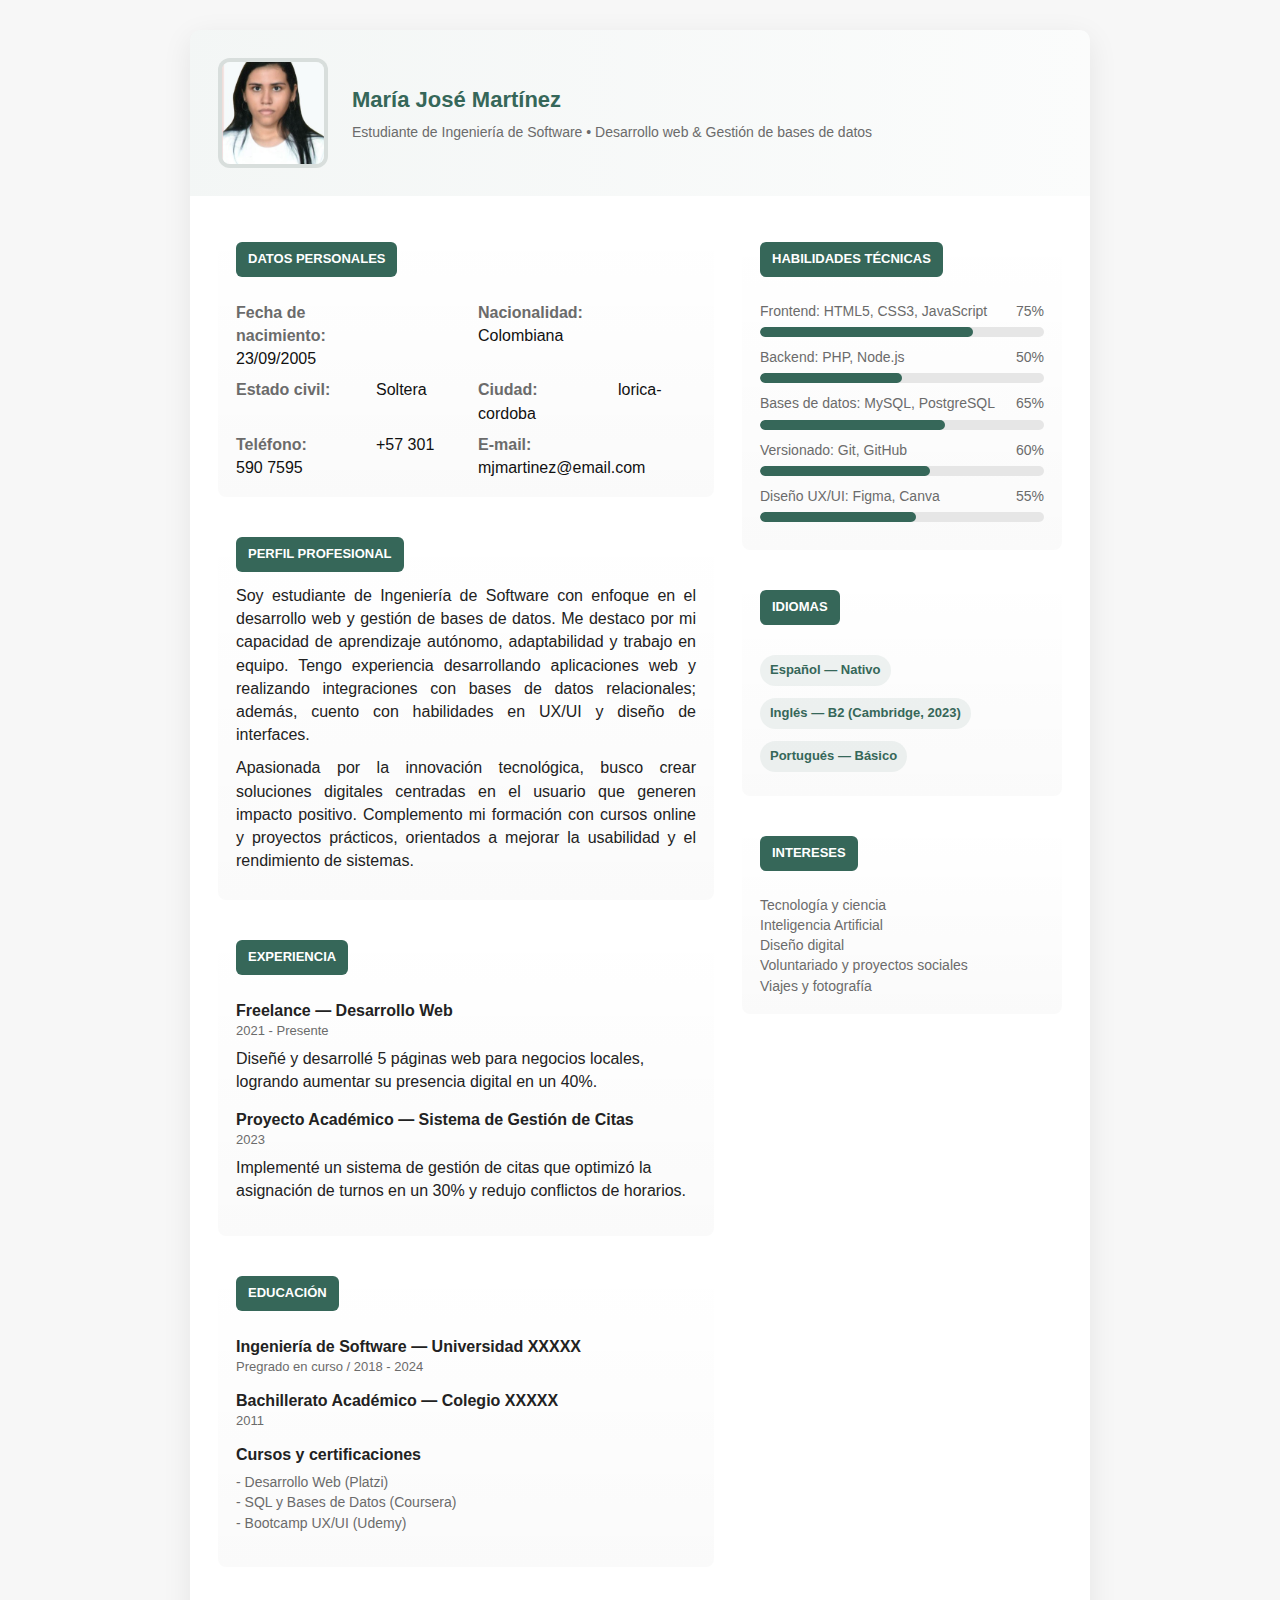
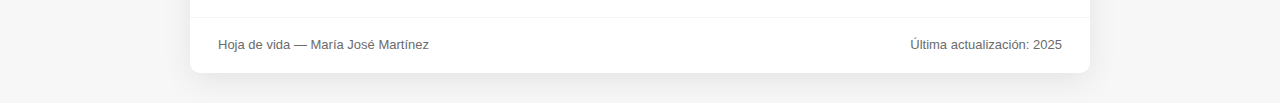
<file: index.html>
<!doctype html>
<html lang="es">
<head>
  <meta charset="utf-8" />
  <meta name="viewport" content="width=device-width,initial-scale=1" />
  <title>Hoja de Vida - María José Martínez</title>
  <style>
    :root{
      --primary: #366759;
      --muted: #6b6b6b;
      --bg: #f7f7f7;
      --card: #ffffff;
      --radius: 10px;
      font-family: "Inter", "Segoe UI", Roboto, Arial, sans-serif;
    }

    *{box-sizing: border-box}
    body{
      margin:0;
      background:var(--bg);
      color:#222;
      padding:30px;
      display:flex;
      justify-content:center;
      font-size:16px;
      line-height:1.45;
    }

    .container{
      width:100%;
      max-width:900px;
      background:var(--card);
      border-radius:var(--radius);
      box-shadow:0 8px 30px rgba(0,0,0,0.08);
      overflow:hidden;
    }

    header{
      display:flex;
      gap:24px;
      align-items:center;
      padding:28px;
      background:linear-gradient(90deg, rgba(54,103,89,0.06), rgba(54,103,89,0.02));
    }

    .profile-pic{
      width:110px;
      height:110px;
      border-radius:12px;
      object-fit:cover;
      border:4px solid rgba(54,103,89,0.12);
      background:#eee;
    }

    .head-info{
      flex:1;
      min-width:0;
    }
    .name{
      margin:0 0 6px 0;
      font-size:22px;
      font-weight:700;
      color:var(--primary);
    }
    .subtitle{
      margin:0;
      color:var(--muted);
      font-size:14px;
    }

    main{
      padding:28px;
      display:grid;
      grid-template-columns: 1fr 320px;
      gap:28px;
    }

    h2.section-title{
      margin:0 0 12px 0;
      font-size:13px;
      color:var(--card);
      display:inline-block;
      padding:8px 12px;
      background:var(--primary);
      border-radius:6px;
      font-weight:700;
    }

    .section{
      margin-bottom:22px;
      padding:18px;
      background:linear-gradient(0deg, rgba(0,0,0,0.02), rgba(0,0,0,0.00));
      border-radius:8px;
    }

    .datos-list{
      display:grid;
      grid-template-columns: 1fr 1fr;
      gap:8px 24px;
    }
    .datos-item strong{ width:140px; color:var(--muted); font-weight:600; display:inline-block;}
    .datos-item span{ color:#111; }

    .perfil p{ margin:0 0 10px 0; text-align:justify; }

    .skill{ margin-bottom:10px; }
    .skill .label{
      display:flex;
      justify-content:space-between;
      font-size:14px;
      color:var(--muted);
      margin-bottom:6px;
    }
    .bar{ width:100%; height:10px; background:#e6e6e6; border-radius:999px; overflow:hidden; }
    .bar > i{ display:block; height:100%; background:var(--primary); border-radius:999px; }

    .pill{
      display:inline-block;
      padding:6px 10px;
      margin:6px 6px 6px 0;
      border-radius:999px;
      background:rgba(54,103,89,0.08);
      color:var(--primary);
      font-weight:600;
      font-size:13px;
    }

    footer{
      padding:18px 28px;
      font-size:13px;
      color:var(--muted);
      border-top:1px solid rgba(0,0,0,0.04);
      display:flex;
      justify-content:space-between;
      flex-wrap:wrap;
    }

    @media (max-width:880px){
      main{ grid-template-columns: 1fr; }
      .datos-list{ grid-template-columns:1fr; }
    }
  </style>
</head>
<body>
  <div class="container">
    <header>
      <!-- Foto -->
      <img src="foto.jpeg" alt="Foto de perfil" class="profile-pic">
      <div class="head-info">
        <h1 class="name">María José Martínez</h1>
        <p class="subtitle">Estudiante de Ingeniería de Software • Desarrollo web & Gestión de bases de datos</p>
      </div>
    </header>

    <main>
      <!-- COLUMNA IZQUIERDA -->
      <div class="left-col">
        <section class="section">
          <h2 class="section-title">DATOS PERSONALES</h2>
          <div class="datos-list" style="margin-top:12px;">
            <div class="datos-item"><strong>Fecha de nacimiento:</strong><span>23/09/2005</span></div>
            <div class="datos-item"><strong>Nacionalidad:</strong><span>Colombiana</span></div>

            <div class="datos-item"><strong>Estado civil:</strong><span>Soltera</span></div>
            <div class="datos-item"><strong>Ciudad:</strong><span>lorica-cordoba</span></div>

            <div class="datos-item"><strong>Teléfono:</strong><span>+57 301 590 7595</span></div>
            <div class="datos-item"><strong>E-mail:</strong><span>mjmartinez@email.com</span></div>
          </div>
        </section>

        <section class="section perfil">
          <h2 class="section-title">PERFIL PROFESIONAL</h2>
          <p>
            Soy estudiante de Ingeniería de Software con enfoque en el desarrollo web y gestión de bases de datos. Me destaco por mi
            capacidad de aprendizaje autónomo, adaptabilidad y trabajo en equipo. Tengo experiencia desarrollando aplicaciones web y
            realizando integraciones con bases de datos relacionales; además, cuento con habilidades en UX/UI y diseño de interfaces.
          </p>
          <p>
            Apasionada por la innovación tecnológica, busco crear soluciones digitales centradas en el usuario que generen impacto positivo.
            Complemento mi formación con cursos online y proyectos prácticos, orientados a mejorar la usabilidad y el rendimiento de sistemas.
          </p>
        </section>

        <section class="section">
          <h2 class="section-title">EXPERIENCIA</h2>
          <ul style="margin-top:12px; list-style:none; padding:0;">
            <li style="margin-bottom:14px;">
              <strong>Freelance — Desarrollo Web</strong>
              <div style="color:var(--muted); font-size:13px;">2021 - Presente</div>
              <div style="margin-top:6px;">Diseñé y desarrollé 5 páginas web para negocios locales, logrando aumentar su presencia digital en un 40%.</div>
            </li>

            <li>
              <strong>Proyecto Académico — Sistema de Gestión de Citas</strong>
              <div style="color:var(--muted); font-size:13px;">2023</div>
              <div style="margin-top:6px;">Implementé un sistema de gestión de citas que optimizó la asignación de turnos en un 30% y redujo conflictos de horarios.</div>
            </li>
          </ul>
        </section>

        <section class="section">
          <h2 class="section-title">EDUCACIÓN</h2>
          <ul style="margin-top:12px; list-style:none; padding:0;">
            <li style="margin-bottom:12px;">
              <div><strong>Ingeniería de Software — Universidad XXXXX</strong></div>
              <div style="color:var(--muted); font-size:13px;">Pregrado en curso / 2018 - 2024</div>
            </li>
            <li style="margin-bottom:12px;">
              <div><strong>Bachillerato Académico — Colegio XXXXX</strong></div>
              <div style="color:var(--muted); font-size:13px;">2011</div>
            </li>
            <li>
              <div><strong>Cursos y certificaciones</strong></div>
              <div style="color:var(--muted); font-size:14px; margin-top:6px;">
                - Desarrollo Web (Platzi)<br>
                - SQL y Bases de Datos (Coursera)<br>
                - Bootcamp UX/UI (Udemy)
              </div>
            </li>
          </ul>
        </section>
      </div>

      <!-- COLUMNA DERECHA -->
      <aside>
        <section class="section">
          <h2 class="section-title">HABILIDADES TÉCNICAS</h2>
          <div style="margin-top:12px;">
            <div class="skill">
              <div class="label"><span>Frontend: HTML5, CSS3, JavaScript</span><span>75%</span></div>
              <div class="bar"><i style="width:75%"></i></div>
            </div>
            <div class="skill">
              <div class="label"><span>Backend: PHP, Node.js</span><span>50%</span></div>
              <div class="bar"><i style="width:50%"></i></div>
            </div>
            <div class="skill">
              <div class="label"><span>Bases de datos: MySQL, PostgreSQL</span><span>65%</span></div>
              <div class="bar"><i style="width:65%"></i></div>
            </div>
            <div class="skill">
              <div class="label"><span>Versionado: Git, GitHub</span><span>60%</span></div>
              <div class="bar"><i style="width:60%"></i></div>
            </div>
            <div class="skill">
              <div class="label"><span>Diseño UX/UI: Figma, Canva</span><span>55%</span></div>
              <div class="bar"><i style="width:55%"></i></div>
            </div>
          </div>
        </section>

        <section class="section">
          <h2 class="section-title">IDIOMAS</h2>
          <div style="margin-top:12px;">
            <span class="pill">Español — Nativo</span>
            <span class="pill">Inglés — B2 (Cambridge, 2023)</span>
            <span class="pill">Portugués — Básico</span>
          </div>
        </section>

        <section class="section">
          <h2 class="section-title">INTERESES</h2>
          <div style="margin-top:12px; color:var(--muted); font-size:14px;">
            Tecnología y ciencia<br>
            Inteligencia Artificial<br>
            Diseño digital<br>
            Voluntariado y proyectos sociales<br>
            Viajes y fotografía
          </div>
        </section>
      </aside>
    </main>

    <footer>
      <div>Hoja de vida — María José Martínez</div>
      <div>Última actualización: 2025</div>
    </footer>
  </div>
</body>
</html>
</file>
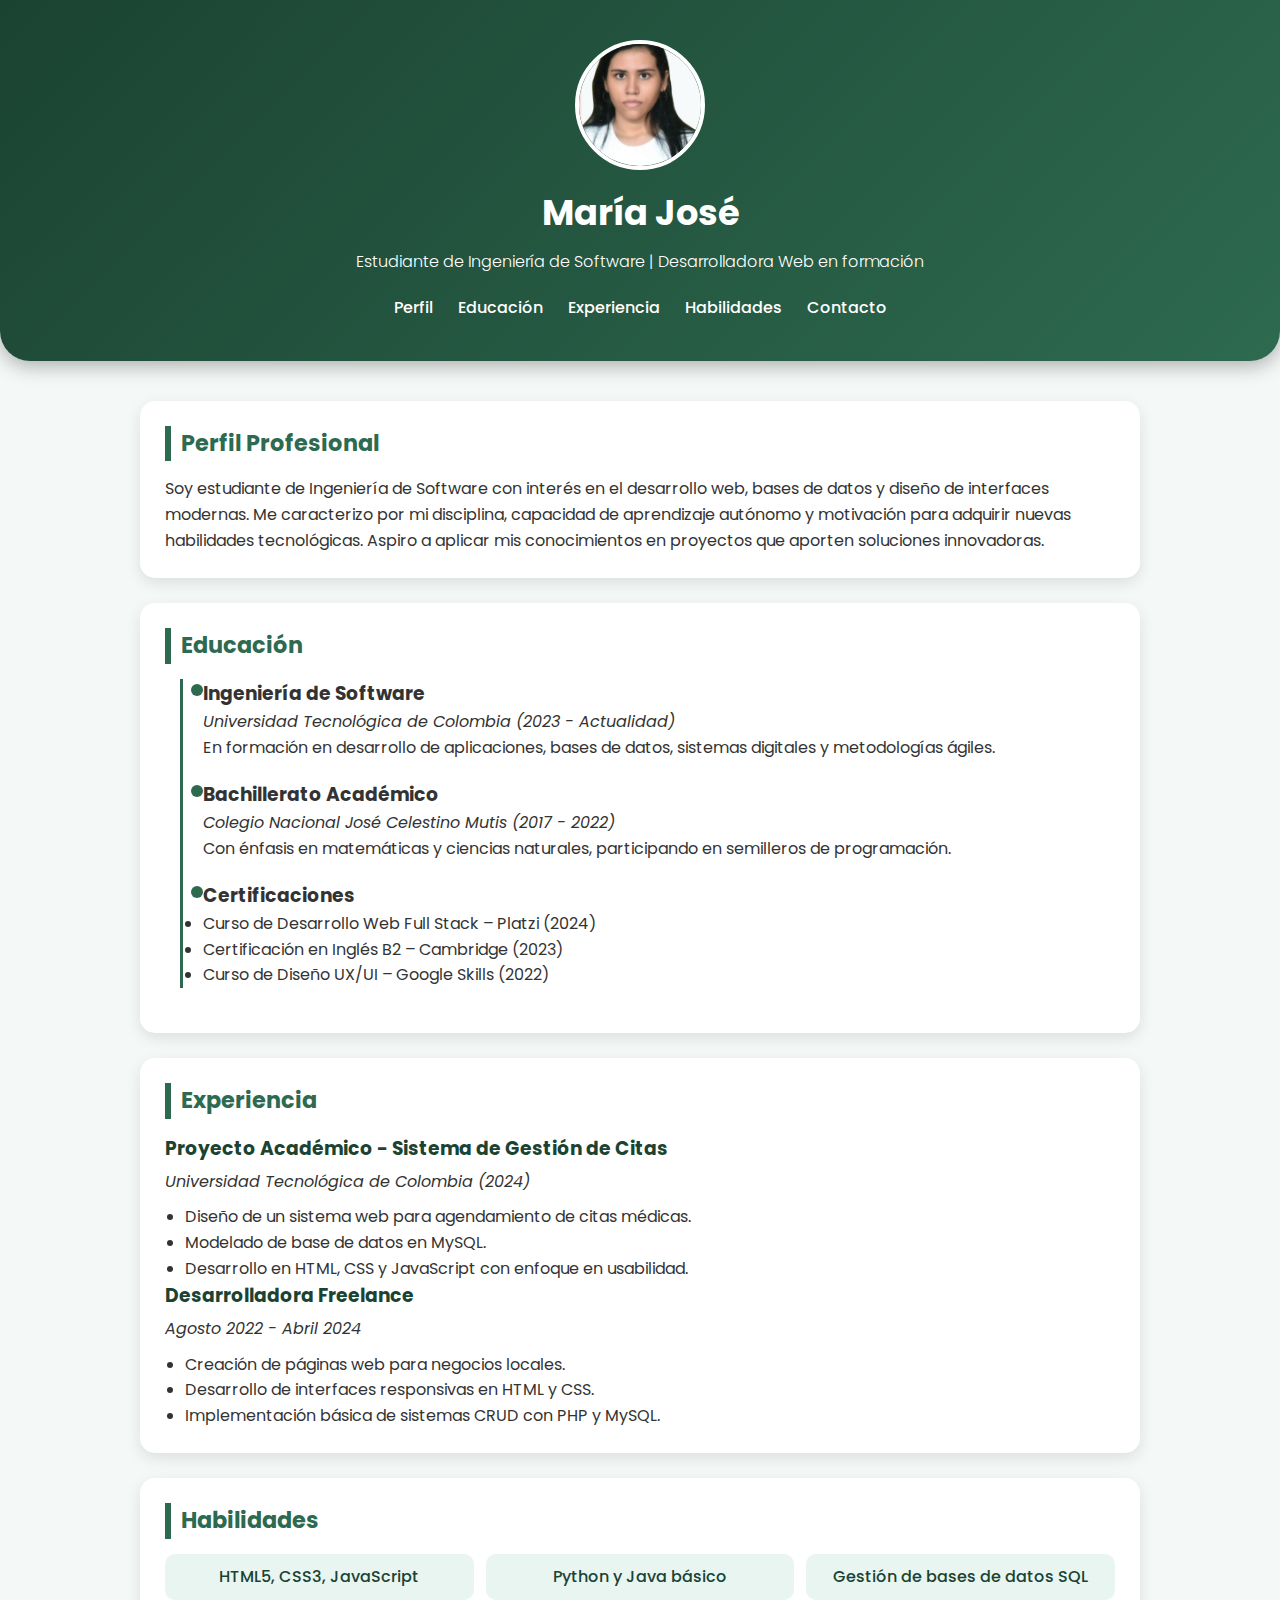
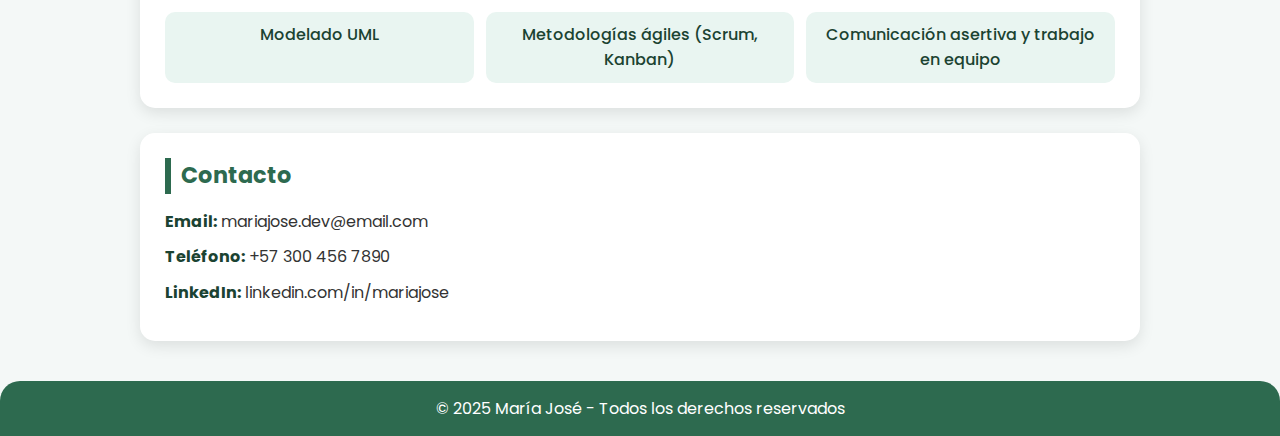
<file: PAGINA WEB/index.html>
<!DOCTYPE html>
<html lang="es">
<head>
  <meta charset="UTF-8">
  <meta name="viewport" content="width=device-width, initial-scale=1.0">
  <title>Hoja de Vida - María José</title>
  <link rel="stylesheet" href="styles.css">
</head>
<body>
  <header>
    <div class="profile-container">
      <img src="foto.jpeg" alt="Foto de perfil" class="profile-pic">
      <h1>María José</h1>
      <p class="subtitle">Estudiante de Ingeniería de Software | Desarrolladora Web en formación</p>
    </div>
    <nav>
      <ul>
        <li><a href="#perfil">Perfil</a></li>
        <li><a href="#educacion">Educación</a></li>
        <li><a href="#experiencia">Experiencia</a></li>
        <li><a href="#habilidades">Habilidades</a></li>
        <li><a href="#contacto">Contacto</a></li>
      </ul>
    </nav>
  </header>

  <main>
    <!-- PERFIL -->
    <section id="perfil" class="card">
      <h2>Perfil Profesional</h2>
      <p>
        Soy estudiante de Ingeniería de Software con interés en el desarrollo web, bases de datos y diseño de interfaces modernas. Me caracterizo por mi disciplina, capacidad de aprendizaje autónomo y motivación para adquirir nuevas habilidades tecnológicas. Aspiro a aplicar mis conocimientos en proyectos que aporten soluciones innovadoras.
      </p>
    </section>

    <!-- EDUCACIÓN -->
    <section id="educacion" class="card">
      <h2>Educación</h2>
      <div class="timeline">
        <div class="timeline-item">
          <h3>Ingeniería de Software</h3>
          <p><em>Universidad Tecnológica de Colombia (2023 - Actualidad)</em></p>
          <p>En formación en desarrollo de aplicaciones, bases de datos, sistemas digitales y metodologías ágiles.</p>
        </div>
        <div class="timeline-item">
          <h3>Bachillerato Académico</h3>
          <p><em>Colegio Nacional José Celestino Mutis (2017 - 2022)</em></p>
          <p>Con énfasis en matemáticas y ciencias naturales, participando en semilleros de programación.</p>
        </div>
        <div class="timeline-item">
          <h3>Certificaciones</h3>
          <ul>
            <li>Curso de Desarrollo Web Full Stack – Platzi (2024)</li>
            <li>Certificación en Inglés B2 – Cambridge (2023)</li>
            <li>Curso de Diseño UX/UI – Google Skills (2022)</li>
          </ul>
        </div>
      </div>
    </section>

    <!-- EXPERIENCIA -->
    <section id="experiencia" class="card">
      <h2>Experiencia</h2>
      <div class="experience-card">
        <h3>Proyecto Académico - Sistema de Gestión de Citas</h3>
        <p><em>Universidad Tecnológica de Colombia (2024)</em></p>
        <ul>
          <li>Diseño de un sistema web para agendamiento de citas médicas.</li>
          <li>Modelado de base de datos en MySQL.</li>
          <li>Desarrollo en HTML, CSS y JavaScript con enfoque en usabilidad.</li>
        </ul>
      </div>
      <div class="experience-card">
        <h3>Desarrolladora Freelance</h3>
        <p><em>Agosto 2022 - Abril 2024</em></p>
        <ul>
          <li>Creación de páginas web para negocios locales.</li>
          <li>Desarrollo de interfaces responsivas en HTML y CSS.</li>
          <li>Implementación básica de sistemas CRUD con PHP y MySQL.</li>
        </ul>
      </div>
    </section>

    <!-- HABILIDADES -->
    <section id="habilidades" class="card">
      <h2>Habilidades</h2>
      <ul class="skills">
        <li>HTML5, CSS3, JavaScript</li>
        <li>Python y Java básico</li>
        <li>Gestión de bases de datos SQL</li>
        <li>Modelado UML</li>
        <li>Metodologías ágiles (Scrum, Kanban)</li>
        <li>Comunicación asertiva y trabajo en equipo</li>
      </ul>
    </section>

    <!-- CONTACTO -->
    <section id="contacto" class="card">
      <h2>Contacto</h2>
      <p><strong>Email:</strong> mariajose.dev@email.com</p>
      <p><strong>Teléfono:</strong> +57 300 456 7890</p>
      <p><strong>LinkedIn:</strong> linkedin.com/in/mariajose</p>
    </section>
  </main>

  <footer>
    <p>© 2025 María José - Todos los derechos reservados</p>
  </footer>
</body>
</html>
</file>
<file: PAGINA WEB/styles.css>
/* Fuente moderna */
@import url('https://fonts.googleapis.com/css2?family=Poppins:wght@300;500;700&display=swap');

* {
  margin: 0;
  padding: 0;
  box-sizing: border-box;
}

body {
  font-family: 'Poppins', sans-serif;
  line-height: 1.6;
  background: #f4f8f7;
  color: #333;
}

/* HEADER */
header {
  background: linear-gradient(135deg, #1b4332, #2d6a4f);
  color: #fff;
  text-align: center;
  padding: 40px 20px;
  border-bottom-left-radius: 30px;
  border-bottom-right-radius: 30px;
  box-shadow: 0 5px 20px rgba(0,0,0,0.3);
}

.profile-container {
  display: flex;
  flex-direction: column;
  align-items: center;
}

.profile-pic {
  width: 130px;
  height: 130px;
  border-radius: 50%;
  border: 4px solid #fff;
  object-fit: cover;
  margin-bottom: 15px;
}

header h1 {
  font-size: 2.2rem;
  margin-bottom: 8px;
}

.subtitle {
  font-weight: 300;
  font-size: 1rem;
}

/* NAV */
nav ul {
  display: flex;
  justify-content: center;
  margin-top: 20px;
  gap: 25px;
  list-style: none;
}

nav ul li a {
  color: #fff;
  text-decoration: none;
  font-weight: 500;
  transition: 0.3s;
}

nav ul li a:hover {
  color: #ffd166;
}

/* MAIN */
main {
  width: 80%;
  max-width: 1000px;
  margin: 40px auto;
}

.card {
  background: #fff;
  padding: 25px;
  border-radius: 15px;
  margin-bottom: 25px;
  box-shadow: 0 5px 15px rgba(0,0,0,0.1);
  transition: transform 0.2s ease;
}

.card:hover {
  transform: translateY(-5px);
}

/* TITULOS */
h2 {
  color: #2d6a4f;
  border-left: 6px solid #2d6a4f;
  padding-left: 10px;
  margin-bottom: 15px;
  font-size: 1.4rem;
}

/* TIMELINE */
.timeline {
  border-left: 3px solid #2d6a4f;
  margin-left: 15px;
  padding-left: 20px;
}

.timeline-item {
  margin-bottom: 20px;
  position: relative;
}

.timeline-item::before {
  content: '';
  position: absolute;
  left: -12px;
  top: 5px;
  width: 12px;
  height: 12px;
  background: #2d6a4f;
  border-radius: 50%;
}

/* EXPERIENCIA */
.experience-card h3 {
  color: #1b4332;
  margin-bottom: 5px;
}

.experience-card ul {
  margin-top: 10px;
  margin-left: 20px;
  list-style: disc;
}

/* HABILIDADES */
.skills {
  display: grid;
  grid-template-columns: repeat(auto-fit, minmax(250px, 1fr));
  gap: 12px;
  list-style: none;
}

.skills li {
  background: #e9f5f1;
  padding: 10px 15px;
  border-radius: 10px;
  text-align: center;
  font-weight: 500;
  color: #1b4332;
  transition: background 0.3s;
}

.skills li:hover {
  background: #cce3da;
}

/* CONTACTO */
#contacto p {
  margin-bottom: 10px;
}

#contacto strong {
  color: #1b4332;
}

/* FOOTER */
footer {
  text-align: center;
  padding: 15px;
  margin-top: 20px;
  background: #2d6a4f;
  color: #fff;
  border-top-left-radius: 20px;
  border-top-right-radius: 20px;
}
</file>
